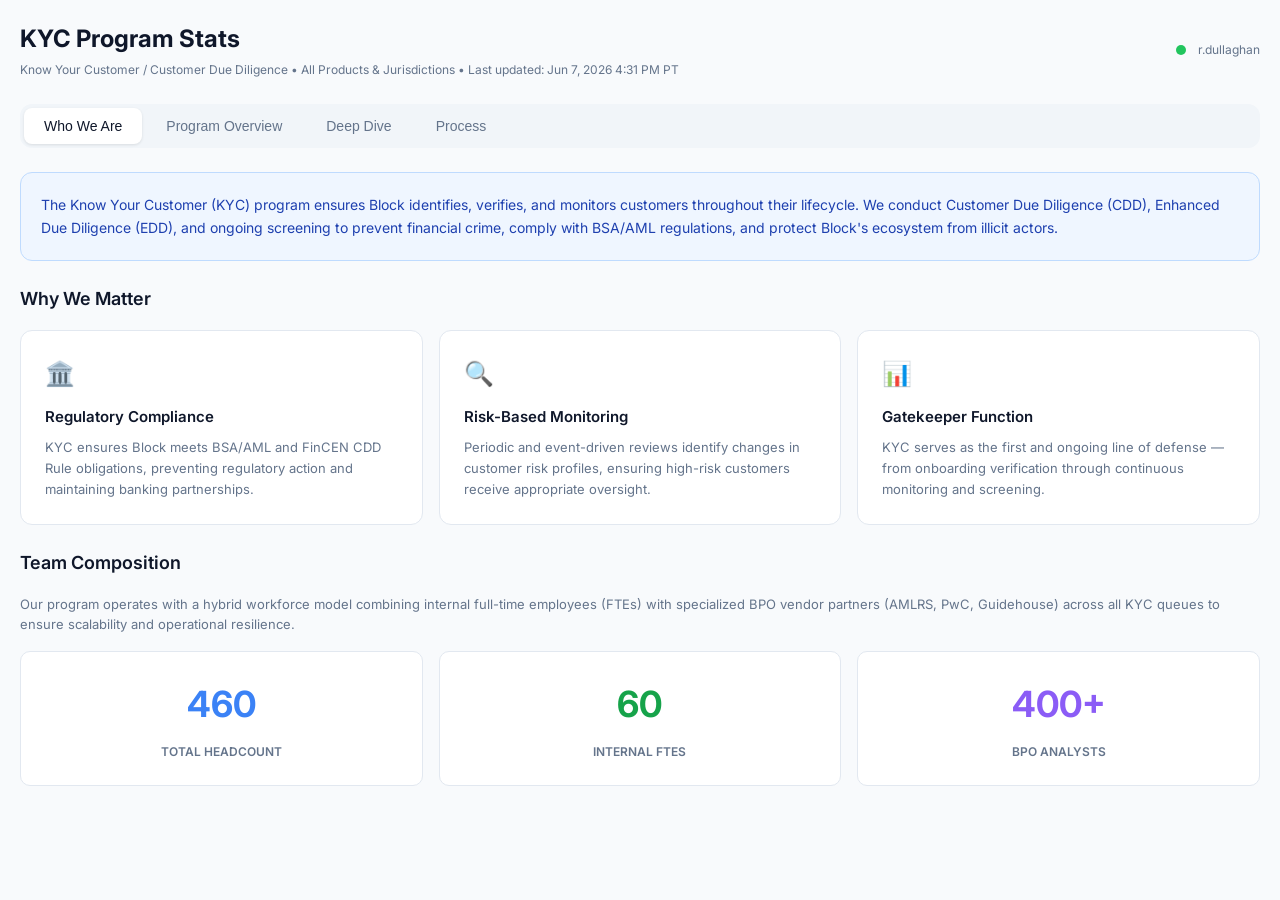
<file: dashboard-v2.html>
<!DOCTYPE html>
<html lang="en">
<head>
<meta charset="UTF-8">
<meta name="viewport" content="width=device-width, initial-scale=1.0">
<title>KYC Program Stats - Updated</title>
<link href="https://fonts.googleapis.com/css2?family=Inter:wght@300;400;500;600;700&display=swap" rel="stylesheet">
<style>
* { margin: 0; padding: 0; box-sizing: border-box; }
body { font-family: 'Inter', sans-serif; background: #f8fafc; color: #1e293b; line-height: 1.6; }
.container { max-width: 1320px; margin: 0 auto; padding: 20px; }

/* Header */
.header { display: flex; align-items: center; justify-content: space-between; margin-bottom: 24px; }
.header-left h1 { font-size: 24px; font-weight: 700; color: #0f172a; }
.header-left p { font-size: 12px; color: #64748b; margin-top: 2px; }
.header-right { display: flex; align-items: center; gap: 12px; }
.live-dot { width: 10px; height: 10px; background: #22c55e; border-radius: 50%; animation: pulse 2s infinite; }
@keyframes pulse { 0%, 100% { opacity: 1; } 50% { opacity: 0.5; } }

/* Tabs */
.tabs { display: flex; gap: 4px; background: #f1f5f9; border-radius: 12px; padding: 4px; margin-bottom: 24px; }
.tab { padding: 10px 20px; border-radius: 8px; font-size: 14px; font-weight: 500; cursor: pointer; color: #64748b; transition: all 0.2s; border: none; background: none; }
.tab.active { background: #fff; color: #0f172a; box-shadow: 0 1px 3px rgba(0,0,0,0.1); }

/* Tab content */
.tab-content { display: none; }
.tab-content.active { display: block; }

/* Cards */
.cards-row { display: grid; grid-template-columns: repeat(auto-fit, minmax(200px, 1fr)); gap: 16px; margin-bottom: 24px; }
.cards-row-3 { grid-template-columns: repeat(3, 1fr); }
.cards-row-4 { grid-template-columns: repeat(4, 1fr); }

.card { background: #fff; border-radius: 10px; padding: 16px; border: 1px solid #e2e8f0; transition: box-shadow 0.2s; }
.card-label { font-size: 11px; font-weight: 500; color: #64748b; text-transform: uppercase; letter-spacing: 0.5px; margin-bottom: 6px; }
.card-value { font-size: 24px; font-weight: 700; color: #0f172a; }
.card-value.blue { color: #3b82f6; }
.card-value.green { color: #16a34a; }
.card-value.red { color: #dc2626; }
.card-value.purple { color: #8b5cf6; }
.card-detail { font-size: 11px; color: #64748b; margin-top: 4px; }
.card-detail.positive { color: #16a34a; }

.card-accent { border-top: 3px solid; }
.card-accent.blue { border-top-color: #3b82f6; }
.card-accent.green { border-top-color: #16a34a; }
.card-accent.red { border-top-color: #dc2626; }
.card-accent.purple { border-top-color: #8b5cf6; }

/* Why cards */
.why-card { background: #fff; border-radius: 12px; padding: 24px; border: 1px solid #e2e8f0; }
.why-card .icon { font-size: 24px; margin-bottom: 12px; }
.why-card h3 { font-size: 15px; font-weight: 600; margin-bottom: 8px; color: #0f172a; }
.why-card p { font-size: 13px; color: #64748b; line-height: 1.6; }

/* Section headers */
.section-header { font-size: 18px; font-weight: 600; color: #0f172a; margin-bottom: 16px; margin-top: 8px; }

/* Program description */
.program-desc { background: #eff6ff; border: 1px solid #bfdbfe; border-radius: 12px; padding: 20px; margin-bottom: 24px; font-size: 14px; color: #1e40af; line-height: 1.7; }
</style>
</head>
<body>
<div class="container">
  <!-- Header -->
  <div class="header">
    <div class="header-left">
      <h1>KYC Program Stats</h1>
      <p>Know Your Customer / Customer Due Diligence • All Products & Jurisdictions • Last updated: Jun 7, 2026 4:31 PM PT</p>
    </div>
    <div class="header-right">
      <div class="live-dot"></div>
      <span style="font-size: 12px; color: #64748b;">r.dullaghan</span>
    </div>
  </div>

  <!-- Tabs -->
  <div class="tabs">
    <button class="tab active" data-tab="who-we-are">Who We Are</button>
    <button class="tab" data-tab="program-overview">Program Overview</button>
    <button class="tab" data-tab="deep-dive">Deep Dive</button>
    <button class="tab" data-tab="process">Process</button>
  </div>

  <!-- Tab 1: Who We Are (NO KEY STATS) -->
  <div class="tab-content active" id="who-we-are">
    <div class="program-desc">
      The Know Your Customer (KYC) program ensures Block identifies, verifies, and monitors customers throughout their lifecycle. We conduct Customer Due Diligence (CDD), Enhanced Due Diligence (EDD), and ongoing screening to prevent financial crime, comply with BSA/AML regulations, and protect Block's ecosystem from illicit actors.
    </div>

    <h2 class="section-header">Why We Matter</h2>
    <div class="cards-row cards-row-3">
      <div class="why-card">
        <div class="icon">🏛️</div>
        <h3>Regulatory Compliance</h3>
        <p>KYC ensures Block meets BSA/AML and FinCEN CDD Rule obligations, preventing regulatory action and maintaining banking partnerships.</p>
      </div>
      <div class="why-card">
        <div class="icon">🔍</div>
        <h3>Risk-Based Monitoring</h3>
        <p>Periodic and event-driven reviews identify changes in customer risk profiles, ensuring high-risk customers receive appropriate oversight.</p>
      </div>
      <div class="why-card">
        <div class="icon">📊</div>
        <h3>Gatekeeper Function</h3>
        <p>KYC serves as the first and ongoing line of defense — from onboarding verification through continuous monitoring and screening.</p>
      </div>
    </div>

    <h2 class="section-header">Team Composition</h2>
    <p style="font-size: 13px; color: #64748b; margin-bottom: 16px;">
      Our program operates with a hybrid workforce model combining internal full-time employees (FTEs) with specialized BPO vendor partners (AMLRS, PwC, Guidehouse) across all KYC queues to ensure scalability and operational resilience.
    </p>
    
    <div class="cards-row cards-row-3" style="margin-bottom: 32px;">
      <div class="card" style="text-align: center; padding: 24px;">
        <div style="font-size: 36px; font-weight: 700; color: #3b82f6; margin-bottom: 8px;">460</div>
        <div style="font-size: 12px; font-weight: 600; color: #64748b; text-transform: uppercase;">TOTAL HEADCOUNT</div>
      </div>
      <div class="card" style="text-align: center; padding: 24px;">
        <div style="font-size: 36px; font-weight: 700; color: #16a34a; margin-bottom: 8px;">60</div>
        <div style="font-size: 12px; font-weight: 600; color: #64748b; text-transform: uppercase;">INTERNAL FTEs</div>
      </div>
      <div class="card" style="text-align: center; padding: 24px;">
        <div style="font-size: 36px; font-weight: 700; color: #8b5cf6; margin-bottom: 8px;">400+</div>
        <div style="font-size: 12px; font-weight: 600; color: #64748b; text-transform: uppercase;">BPO ANALYSTS</div>
      </div>
    </div>
  </div>

  <!-- Tab 2: Program Overview (WITH KEY STATS) -->
  <div class="tab-content" id="program-overview">
    <h2 class="section-header">Key Performance Metrics</h2>
    <div class="cards-row cards-row-4" style="margin-bottom: 32px;">
      <div class="card card-accent blue">
        <div class="card-label">ALERTS REVIEWED / MONTH</div>
        <div class="card-value blue">270K+</div>
      </div>
      <div class="card card-accent green">
        <div class="card-label">DL/ESCALATION RATE</div>
        <div class="card-value green">19.5%</div>
      </div>
      <div class="card card-accent red">
        <div class="card-label">ooSLA RATE</div>
        <div class="card-value red">3.5%</div>
        <div class="card-detail positive">↓ Improving</div>
      </div>
      <div class="card card-accent purple">
        <div class="card-label">DECISION ACCURACY</div>
        <div class="card-value purple">96.3%</div>
      </div>
    </div>

    <p style="text-align: center; color: #64748b; font-size: 14px; margin-top: 40px;">
      Additional charts and metrics would be displayed here in the full dashboard.
    </p>
  </div>

  <!-- Tab 3: Deep Dive -->
  <div class="tab-content" id="deep-dive">
    <h2 class="section-header">Deep Dive Analysis</h2>
    <p>Detailed breakdown of KYC metrics and performance indicators.</p>
  </div>

  <!-- Tab 4: Process -->
  <div class="tab-content" id="process">
    <h2 class="section-header">Process & Controls</h2>
    <p>Overview of KYC procedures and governance framework.</p>
  </div>
</div>

<script>
// Tab switching
document.querySelectorAll('.tab').forEach(tab => {
  tab.addEventListener('click', () => {
    document.querySelectorAll('.tab').forEach(t => t.classList.remove('active'));
    document.querySelectorAll('.tab-content').forEach(c => c.classList.remove('active'));
    tab.classList.add('active');
    document.getElementById(tab.dataset.tab).classList.add('active');
  });
});
</script>
</body>
</html>
</file>
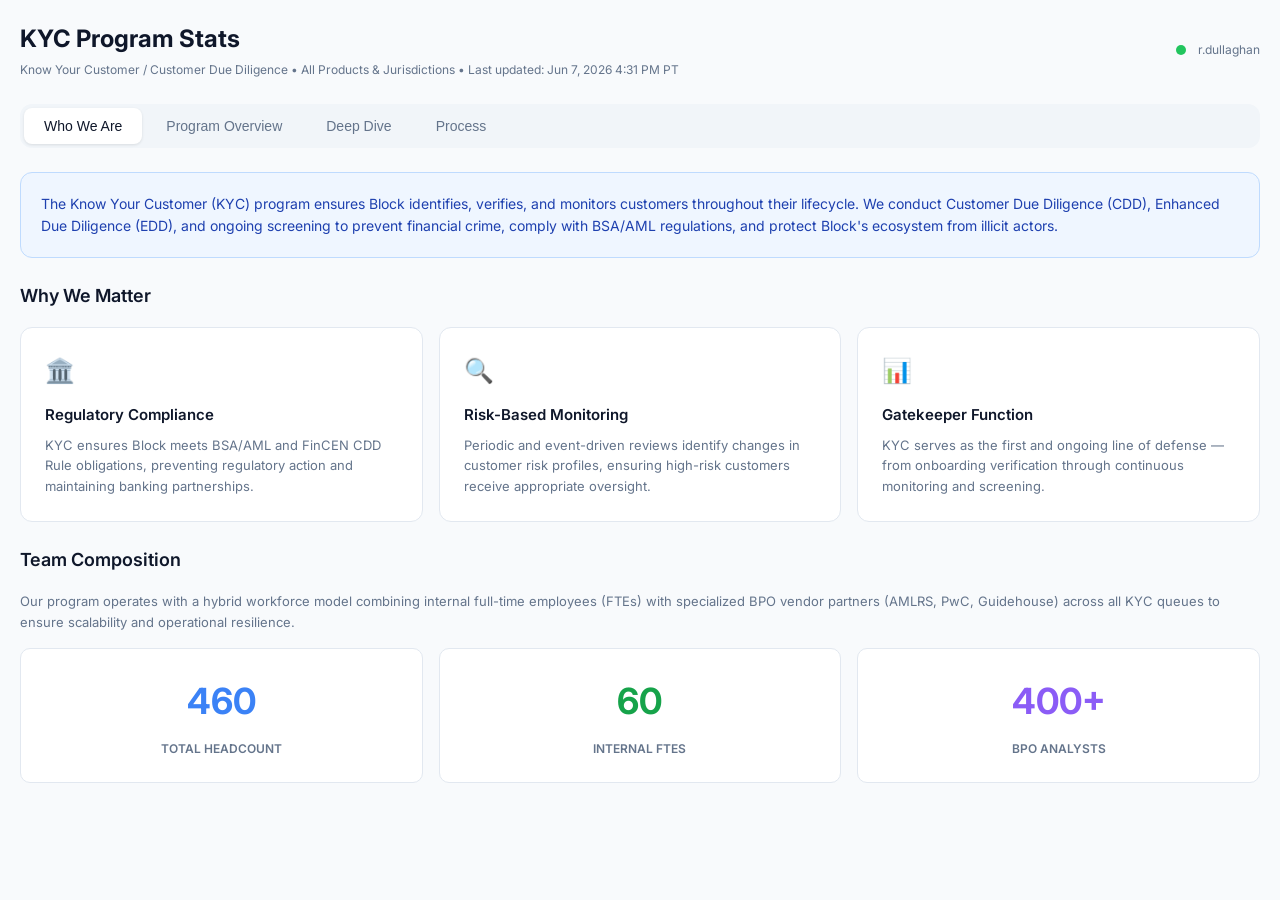
<file: index-final.html>
<!DOCTYPE html>
<html lang="en">
<head>
<meta charset="UTF-8">
<meta name="viewport" content="width=device-width, initial-scale=1.0">
<title>KYC Program Stats</title>
<link href="https://fonts.googleapis.com/css2?family=Inter:wght@300;400;500;600;700&display=swap" rel="stylesheet">
<style>
* { margin: 0; padding: 0; box-sizing: border-box; }
body { font-family: 'Inter', sans-serif; background: #f8fafc; color: #1e293b; line-height: 1.6; }
.container { max-width: 1320px; margin: 0 auto; padding: 20px; }

/* Header */
.header { display: flex; align-items: center; justify-content: space-between; margin-bottom: 24px; }
.header-left h1 { font-size: 24px; font-weight: 700; color: #0f172a; }
.header-left p { font-size: 12px; color: #64748b; margin-top: 2px; }
.header-right { display: flex; align-items: center; gap: 12px; }
.live-dot { width: 10px; height: 10px; background: #22c55e; border-radius: 50%; }

/* Tabs */
.tabs { display: flex; gap: 4px; background: #f1f5f9; border-radius: 12px; padding: 4px; margin-bottom: 24px; }
.tab { padding: 10px 20px; border-radius: 8px; font-size: 14px; font-weight: 500; cursor: pointer; color: #64748b; border: none; background: none; }
.tab.active { background: #fff; color: #0f172a; box-shadow: 0 1px 3px rgba(0,0,0,0.1); }

/* Tab content */
.tab-content { display: none; }
.tab-content.active { display: block; }

/* Cards */
.cards-row-6 { display: grid; grid-template-columns: repeat(6, 1fr); gap: 16px; margin-bottom: 24px; }
.cards-row-3 { display: grid; grid-template-columns: repeat(3, 1fr); gap: 16px; margin-bottom: 24px; }
@media (max-width: 1200px) { .cards-row-6 { grid-template-columns: repeat(3, 1fr); } }
@media (max-width: 768px) { .cards-row-6 { grid-template-columns: repeat(2, 1fr); } }

.card { background: #fff; border-radius: 10px; padding: 16px; border: 1px solid #e2e8f0; }
.card-label { font-size: 11px; font-weight: 500; color: #64748b; text-transform: uppercase; margin-bottom: 6px; }
.card-value { font-size: 24px; font-weight: 700; color: #0f172a; }
.card-value.green { color: #16a34a; }
.card-detail { font-size: 11px; color: #64748b; margin-top: 4px; }
.card-detail.positive { color: #16a34a; }
.card-detail.negative { color: #dc2626; }
.card-detail.neutral { color: #d97706; }

/* Section headers */
.section-header { font-size: 18px; font-weight: 600; color: #0f172a; margin-bottom: 16px; }

/* Program description */
.program-desc { background: #eff6ff; border: 1px solid #bfdbfe; border-radius: 12px; padding: 20px; margin-bottom: 24px; font-size: 14px; color: #1e40af; }

/* Why cards */
.why-card { background: #fff; border-radius: 12px; padding: 24px; border: 1px solid #e2e8f0; }
.why-card .icon { font-size: 24px; margin-bottom: 12px; }
.why-card h3 { font-size: 15px; font-weight: 600; margin-bottom: 8px; color: #0f172a; }
.why-card p { font-size: 13px; color: #64748b; line-height: 1.6; }
</style>
</head>
<body>
<div class="container">
  <!-- Header -->
  <div class="header">
    <div class="header-left">
      <h1>KYC Program Stats</h1>
      <p>Know Your Customer / Customer Due Diligence • All Products & Jurisdictions • Last updated: Jun 7, 2026 4:31 PM PT</p>
    </div>
    <div class="header-right">
      <div class="live-dot"></div>
      <span style="font-size: 12px; color: #64748b;">r.dullaghan</span>
    </div>
  </div>

  <!-- Tabs -->
  <div class="tabs">
    <button class="tab active" data-tab="who-we-are">Who We Are</button>
    <button class="tab" data-tab="program-overview">Program Overview</button>
    <button class="tab" data-tab="deep-dive">Deep Dive</button>
    <button class="tab" data-tab="process">Process</button>
  </div>

  <!-- Tab 1: Who We Are -->
  <div class="tab-content active" id="who-we-are">
    <div class="program-desc">
      The Know Your Customer (KYC) program ensures Block identifies, verifies, and monitors customers throughout their lifecycle. We conduct Customer Due Diligence (CDD), Enhanced Due Diligence (EDD), and ongoing screening to prevent financial crime, comply with BSA/AML regulations, and protect Block's ecosystem from illicit actors.
    </div>

    <h2 class="section-header">Why We Matter</h2>
    <div class="cards-row-3">
      <div class="why-card">
        <div class="icon">🏛️</div>
        <h3>Regulatory Compliance</h3>
        <p>KYC ensures Block meets BSA/AML and FinCEN CDD Rule obligations, preventing regulatory action and maintaining banking partnerships.</p>
      </div>
      <div class="why-card">
        <div class="icon">🔍</div>
        <h3>Risk-Based Monitoring</h3>
        <p>Periodic and event-driven reviews identify changes in customer risk profiles, ensuring high-risk customers receive appropriate oversight.</p>
      </div>
      <div class="why-card">
        <div class="icon">📊</div>
        <h3>Gatekeeper Function</h3>
        <p>KYC serves as the first and ongoing line of defense — from onboarding verification through continuous monitoring and screening.</p>
      </div>
    </div>

    <h2 class="section-header">Team Composition</h2>
    <p style="font-size: 13px; color: #64748b; margin-bottom: 16px;">
      Our program operates with a hybrid workforce model combining internal full-time employees (FTEs) with specialized BPO vendor partners (AMLRS, PwC, Guidehouse) across all KYC queues to ensure scalability and operational resilience.
    </p>
    
    <div class="cards-row-3">
      <div class="card" style="text-align: center; padding: 24px;">
        <div style="font-size: 36px; font-weight: 700; color: #3b82f6; margin-bottom: 8px;">460</div>
        <div style="font-size: 12px; font-weight: 600; color: #64748b; text-transform: uppercase;">TOTAL HEADCOUNT</div>
      </div>
      <div class="card" style="text-align: center; padding: 24px;">
        <div style="font-size: 36px; font-weight: 700; color: #16a34a; margin-bottom: 8px;">60</div>
        <div style="font-size: 12px; font-weight: 600; color: #64748b; text-transform: uppercase;">INTERNAL FTEs</div>
      </div>
      <div class="card" style="text-align: center; padding: 24px;">
        <div style="font-size: 36px; font-weight: 700; color: #8b5cf6; margin-bottom: 8px;">400+</div>
        <div style="font-size: 12px; font-weight: 600; color: #64748b; text-transform: uppercase;">BPO ANALYSTS</div>
      </div>
    </div>
  </div>

  <!-- Tab 2: Program Overview - CLEAN VERSION (No headings, just 6 cards) -->
  <div class="tab-content" id="program-overview">
    <div class="cards-row-6">
      <div class="card">
        <div class="card-label">TOTAL VOLUME (MAY)</div>
        <div class="card-value">329,182</div>
        <div class="card-detail positive">↑ 32% vs prior month</div>
      </div>
      <div class="card">
        <div class="card-label">DL/ESCALATION RATE</div>
        <div class="card-value">17.8%</div>
        <div class="card-detail neutral">↑ from 12.4% in Apr</div>
      </div>
      <div class="card">
        <div class="card-label">ooSLA + BACKLOG</div>
        <div class="card-value green">0.29%</div>
        <div class="card-detail positive">↓ from 1.75% in Apr</div>
      </div>
      <div class="card">
        <div class="card-label">TOTAL HEADCOUNT</div>
        <div class="card-value">460</div>
        <div class="card-detail">BPO: 400+ | Internal: 60 FTEs</div>
      </div>
      <div class="card">
        <div class="card-label">SLA COMPLIANCE</div>
        <div class="card-value green">99.7%</div>
        <div class="card-detail">Target: varies by queue (1-30 days)</div>
      </div>
      <div class="card">
        <div class="card-label">QC PASS RATE</div>
        <div class="card-value green">93.6%</div>
        <div class="card-detail">Target: ≥ 90%</div>
      </div>
    </div>
  </div>

  <!-- Tab 3: Deep Dive -->
  <div class="tab-content" id="deep-dive">
    <h2 class="section-header">Deep Dive Analysis</h2>
    <p>Detailed breakdown of KYC metrics and performance indicators.</p>
  </div>

  <!-- Tab 4: Process -->
  <div class="tab-content" id="process">
    <h2 class="section-header">Process & Controls</h2>
    <p>Overview of KYC procedures and governance framework.</p>
  </div>
</div>

<script>
// Tab switching
document.querySelectorAll('.tab').forEach(tab => {
  tab.addEventListener('click', () => {
    document.querySelectorAll('.tab').forEach(t => t.classList.remove('active'));
    document.querySelectorAll('.tab-content').forEach(c => c.classList.remove('active'));
    tab.classList.add('active');
    document.getElementById(tab.dataset.tab).classList.add('active');
  });
});
</script>
</body>
</html>
</file>
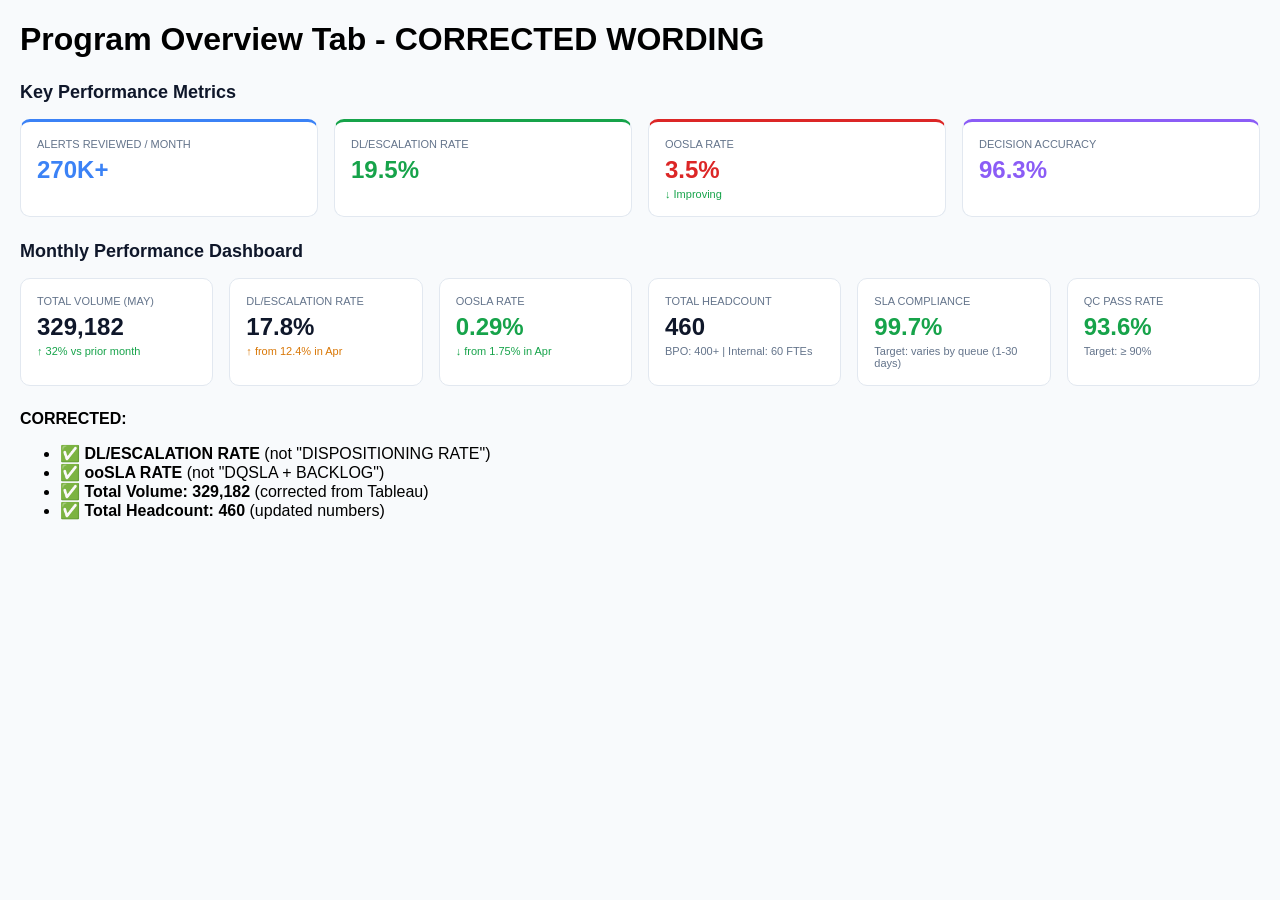
<file: program-overview-fix.html>
<!DOCTYPE html>
<html lang="en">
<head>
<meta charset="UTF-8">
<title>Program Overview - Fixed Wording</title>
<style>
body { font-family: 'Inter', sans-serif; margin: 20px; background: #f8fafc; }
.section-header { font-size: 18px; font-weight: 600; color: #0f172a; margin: 24px 0 16px 0; }
.cards-row { display: grid; grid-template-columns: repeat(4, 1fr); gap: 16px; margin-bottom: 24px; }
.cards-row-6 { display: grid; grid-template-columns: repeat(6, 1fr); gap: 16px; margin-bottom: 24px; }
.card { background: #fff; border-radius: 10px; padding: 16px; border: 1px solid #e2e8f0; }
.card-label { font-size: 11px; font-weight: 500; color: #64748b; text-transform: uppercase; margin-bottom: 6px; }
.card-value { font-size: 24px; font-weight: 700; color: #0f172a; }
.card-value.blue { color: #3b82f6; }
.card-value.green { color: #16a34a; }
.card-value.red { color: #dc2626; }
.card-value.purple { color: #8b5cf6; }
.card-detail { font-size: 11px; color: #64748b; margin-top: 4px; }
.card-detail.positive { color: #16a34a; }
.card-detail.neutral { color: #d97706; }
.card-accent { border-top: 3px solid; }
.card-accent.blue { border-top-color: #3b82f6; }
.card-accent.green { border-top-color: #16a34a; }
.card-accent.red { border-top-color: #dc2626; }
.card-accent.purple { border-top-color: #8b5cf6; }
</style>
</head>
<body>

<h1>Program Overview Tab - CORRECTED WORDING</h1>

<h2 class="section-header">Key Performance Metrics</h2>
<div class="cards-row">
  <div class="card card-accent blue">
    <div class="card-label">ALERTS REVIEWED / MONTH</div>
    <div class="card-value blue">270K+</div>
  </div>
  <div class="card card-accent green">
    <div class="card-label">DL/ESCALATION RATE</div>
    <div class="card-value green">19.5%</div>
  </div>
  <div class="card card-accent red">
    <div class="card-label">ooSLA RATE</div>
    <div class="card-value red">3.5%</div>
    <div class="card-detail positive">↓ Improving</div>
  </div>
  <div class="card card-accent purple">
    <div class="card-label">DECISION ACCURACY</div>
    <div class="card-value purple">96.3%</div>
  </div>
</div>

<h2 class="section-header">Monthly Performance Dashboard</h2>
<div class="cards-row-6">
  <div class="card">
    <div class="card-label">Total Volume (May)</div>
    <div class="card-value">329,182</div>
    <div class="card-detail positive">↑ 32% vs prior month</div>
  </div>
  <div class="card">
    <div class="card-label">DL/Escalation Rate</div>
    <div class="card-value">17.8%</div>
    <div class="card-detail neutral">↑ from 12.4% in Apr</div>
  </div>
  <div class="card">
    <div class="card-label">ooSLA Rate</div>
    <div class="card-value green">0.29%</div>
    <div class="card-detail positive">↓ from 1.75% in Apr</div>
  </div>
  <div class="card">
    <div class="card-label">Total Headcount</div>
    <div class="card-value">460</div>
    <div class="card-detail">BPO: 400+ | Internal: 60 FTEs</div>
  </div>
  <div class="card">
    <div class="card-label">SLA Compliance</div>
    <div class="card-value green">99.7%</div>
    <div class="card-detail">Target: varies by queue (1-30 days)</div>
  </div>
  <div class="card">
    <div class="card-label">QC Pass Rate</div>
    <div class="card-value green">93.6%</div>
    <div class="card-detail">Target: ≥ 90%</div>
  </div>
</div>

<p><strong>CORRECTED:</strong></p>
<ul>
<li>✅ <strong>DL/ESCALATION RATE</strong> (not "DISPOSITIONING RATE")</li>
<li>✅ <strong>ooSLA RATE</strong> (not "DQSLA + BACKLOG")</li>
<li>✅ <strong>Total Volume: 329,182</strong> (corrected from Tableau)</li>
<li>✅ <strong>Total Headcount: 460</strong> (updated numbers)</li>
</ul>

</body>
</html>
</file>
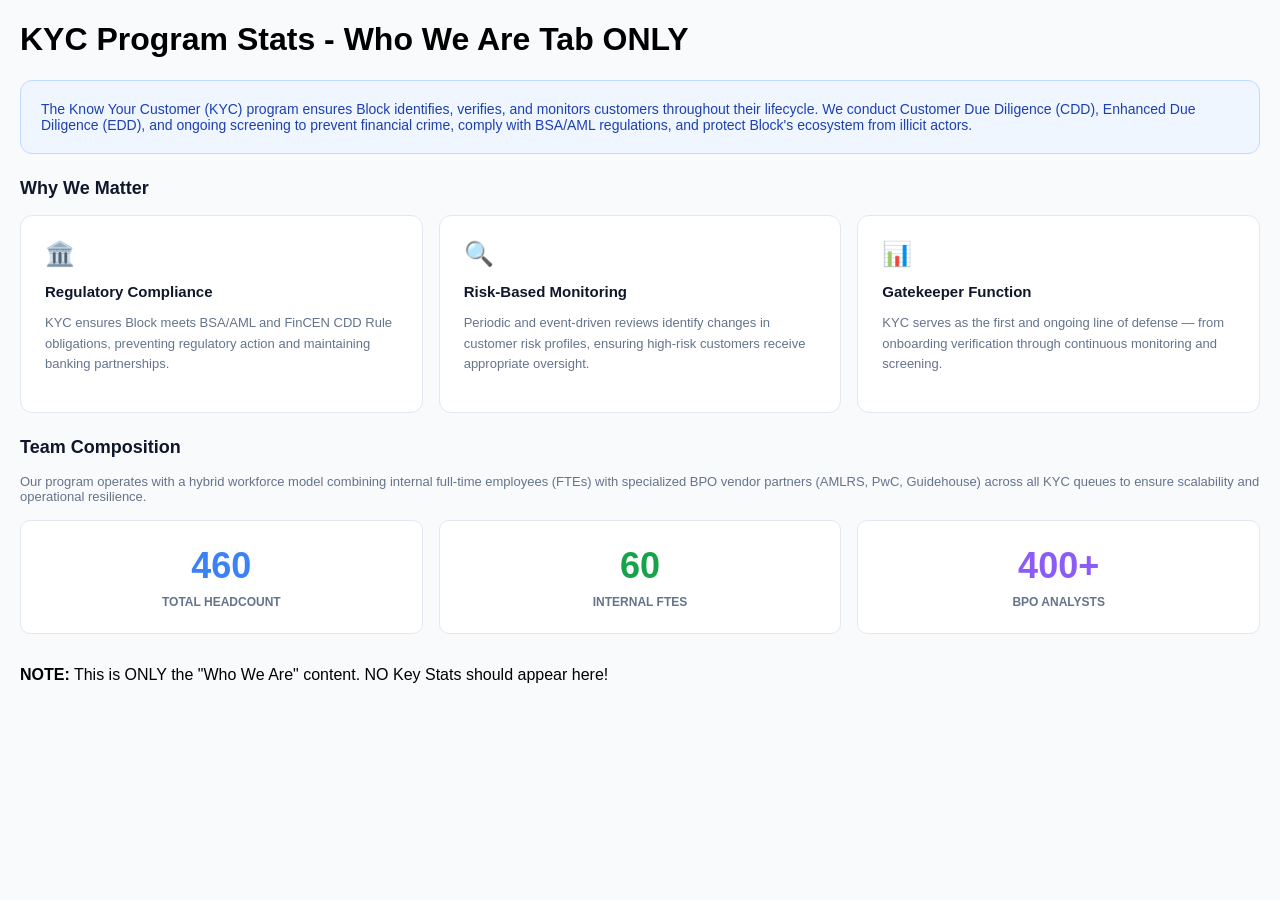
<file: test-who-we-are.html>
<!DOCTYPE html>
<html lang="en">
<head>
<meta charset="UTF-8">
<title>Test - Who We Are Only</title>
<style>
body { font-family: Arial, sans-serif; margin: 20px; background: #f8fafc; }
.program-desc { background: #eff6ff; border: 1px solid #bfdbfe; border-radius: 12px; padding: 20px; margin-bottom: 24px; font-size: 14px; color: #1e40af; }
.section-header { font-size: 18px; font-weight: 600; color: #0f172a; margin: 24px 0 16px 0; }
.cards-row { display: grid; grid-template-columns: repeat(3, 1fr); gap: 16px; margin-bottom: 24px; }
.why-card { background: #fff; border-radius: 12px; padding: 24px; border: 1px solid #e2e8f0; }
.why-card .icon { font-size: 24px; margin-bottom: 12px; }
.why-card h3 { font-size: 15px; font-weight: 600; margin-bottom: 8px; color: #0f172a; }
.why-card p { font-size: 13px; color: #64748b; line-height: 1.6; }
.team-cards { display: grid; grid-template-columns: repeat(3, 1fr); gap: 16px; margin-bottom: 32px; }
.card { background: #fff; border-radius: 10px; padding: 24px; border: 1px solid #e2e8f0; text-align: center; }
</style>
</head>
<body>

<h1>KYC Program Stats - Who We Are Tab ONLY</h1>

<div class="program-desc">
  The Know Your Customer (KYC) program ensures Block identifies, verifies, and monitors customers throughout their lifecycle. We conduct Customer Due Diligence (CDD), Enhanced Due Diligence (EDD), and ongoing screening to prevent financial crime, comply with BSA/AML regulations, and protect Block's ecosystem from illicit actors.
</div>

<h2 class="section-header">Why We Matter</h2>
<div class="cards-row">
  <div class="why-card">
    <div class="icon">🏛️</div>
    <h3>Regulatory Compliance</h3>
    <p>KYC ensures Block meets BSA/AML and FinCEN CDD Rule obligations, preventing regulatory action and maintaining banking partnerships.</p>
  </div>
  <div class="why-card">
    <div class="icon">🔍</div>
    <h3>Risk-Based Monitoring</h3>
    <p>Periodic and event-driven reviews identify changes in customer risk profiles, ensuring high-risk customers receive appropriate oversight.</p>
  </div>
  <div class="why-card">
    <div class="icon">📊</div>
    <h3>Gatekeeper Function</h3>
    <p>KYC serves as the first and ongoing line of defense — from onboarding verification through continuous monitoring and screening.</p>
  </div>
</div>

<h2 class="section-header">Team Composition</h2>
<p style="font-size: 13px; color: #64748b; margin-bottom: 16px;">
  Our program operates with a hybrid workforce model combining internal full-time employees (FTEs) with specialized BPO vendor partners (AMLRS, PwC, Guidehouse) across all KYC queues to ensure scalability and operational resilience.
</p>

<div class="team-cards">
  <div class="card">
    <div style="font-size: 36px; font-weight: 700; color: #3b82f6; margin-bottom: 8px;">460</div>
    <div style="font-size: 12px; font-weight: 600; color: #64748b; text-transform: uppercase;">TOTAL HEADCOUNT</div>
  </div>
  <div class="card">
    <div style="font-size: 36px; font-weight: 700; color: #16a34a; margin-bottom: 8px;">60</div>
    <div style="font-size: 12px; font-weight: 600; color: #64748b; text-transform: uppercase;">INTERNAL FTEs</div>
  </div>
  <div class="card">
    <div style="font-size: 36px; font-weight: 700; color: #8b5cf6; margin-bottom: 8px;">400+</div>
    <div style="font-size: 12px; font-weight: 600; color: #64748b; text-transform: uppercase;">BPO ANALYSTS</div>
  </div>
</div>

<p><strong>NOTE:</strong> This is ONLY the "Who We Are" content. NO Key Stats should appear here!</p>

</body>
</html>
</file>
